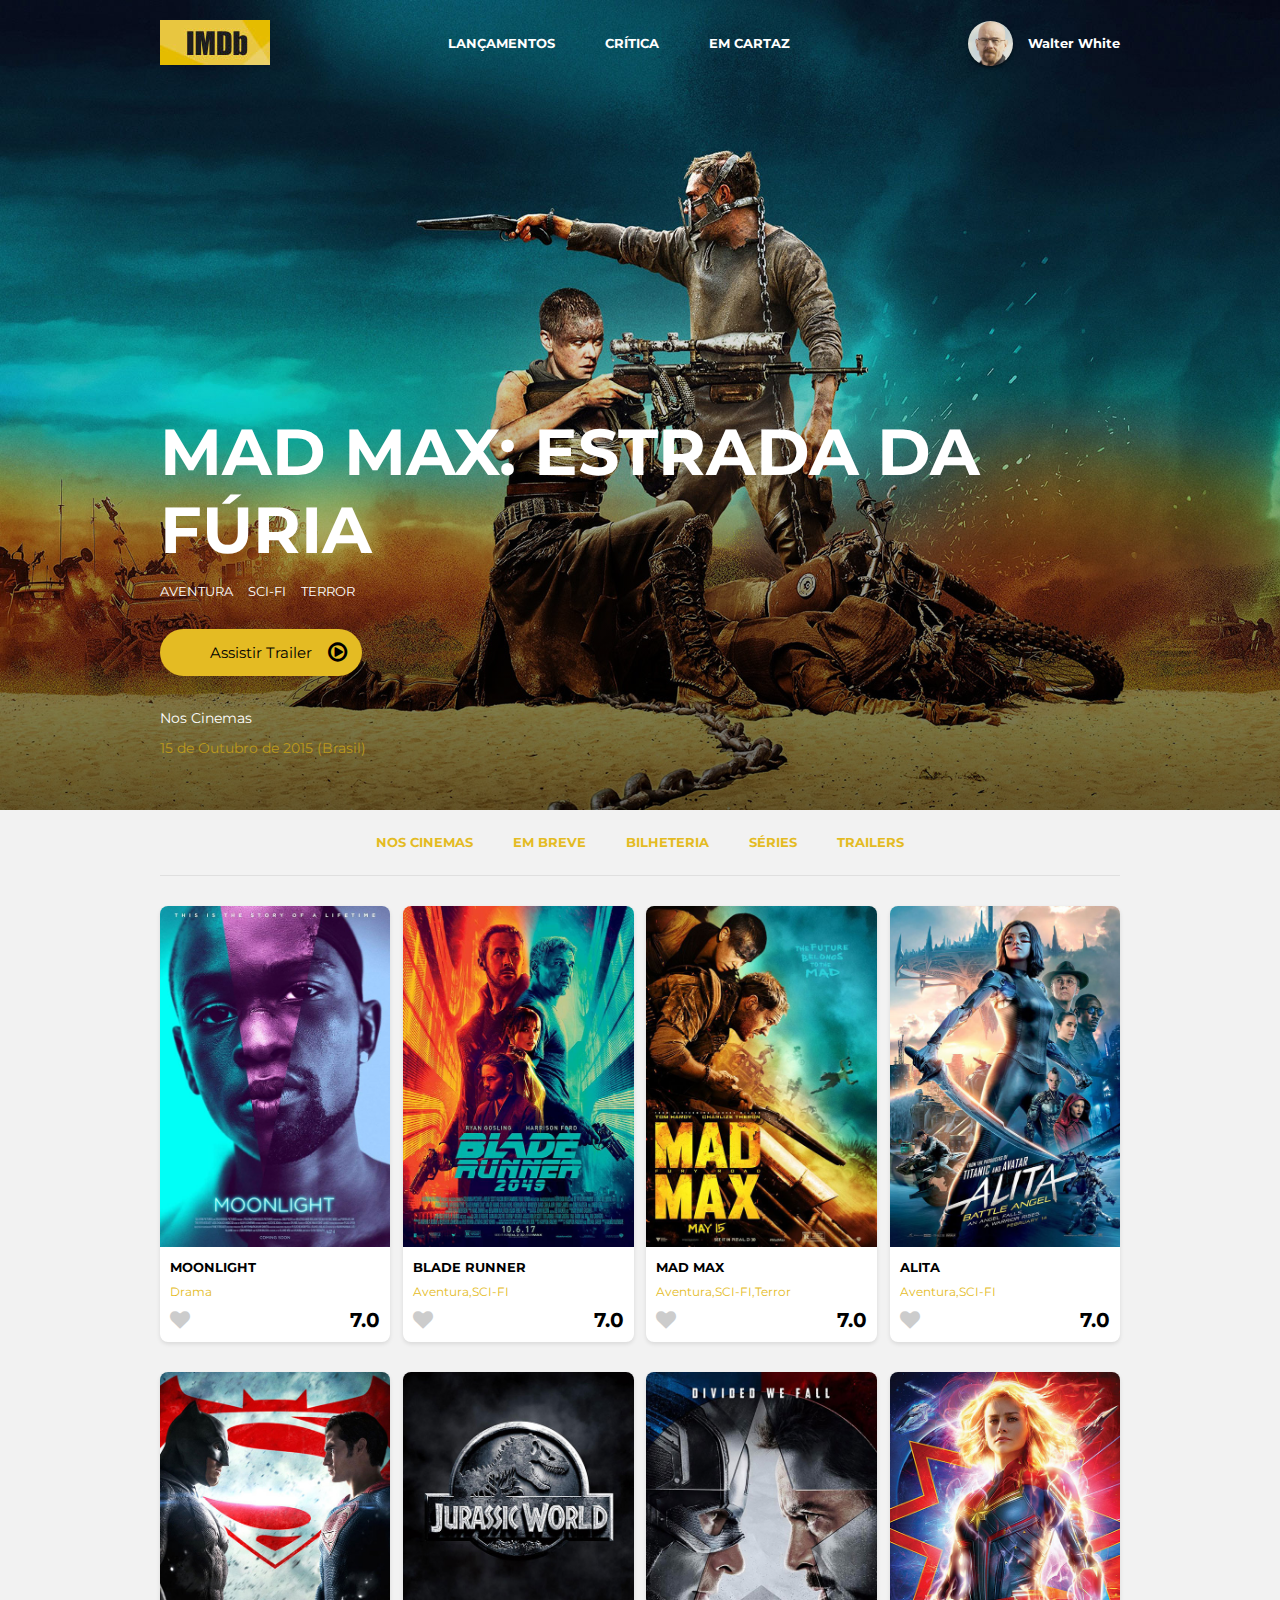
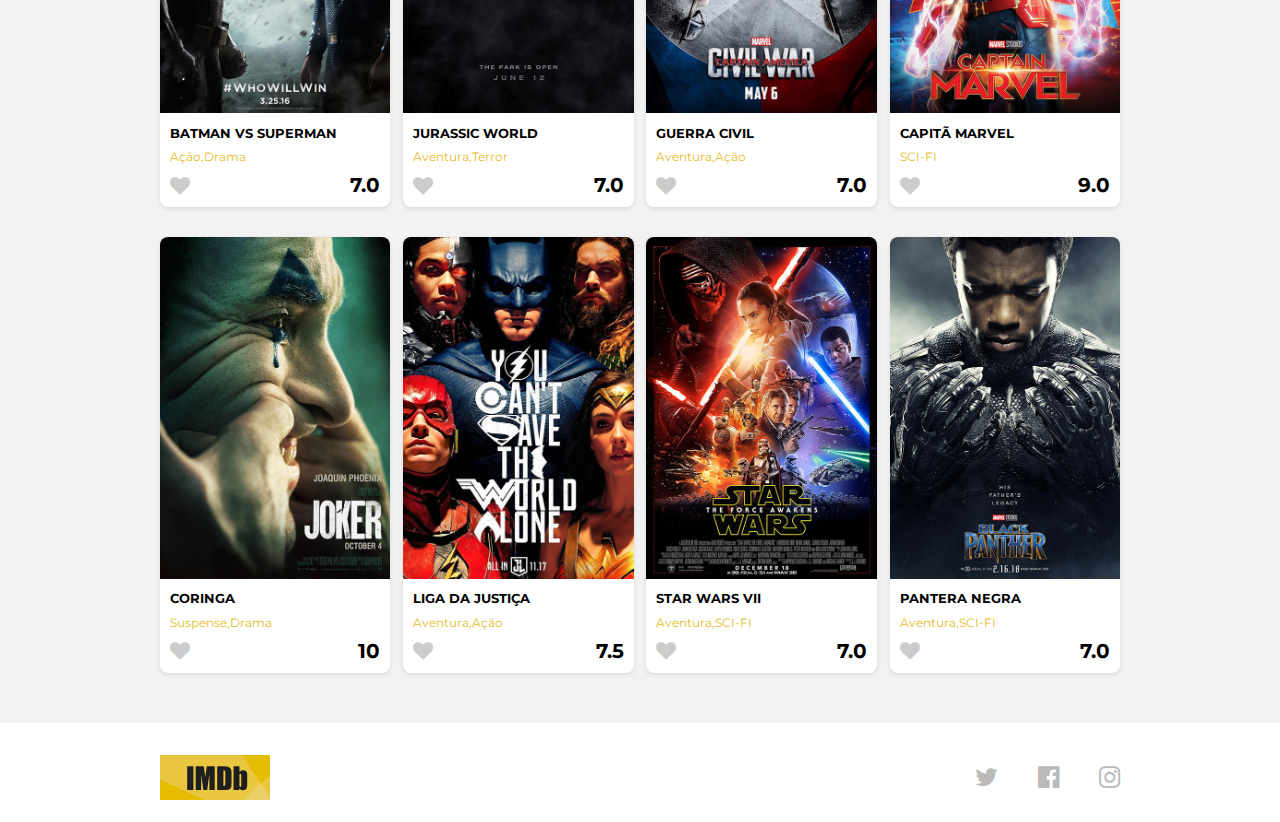
<file: Desafio 1-1/public/index.html>
<!DOCTYPE html>
<html class="no-js" lang="pt-br">
	<head>
		<meta charset="utf-8" />
		<meta http-equiv="x-ua-compatible" content="ie=edge" />
		<title>IMDB - CodeNation Filmes</title>
		<meta name="description" content="" />
		<link rel="shortcut icon" type="image/png" href="/favicon.png" />
		<meta name="viewport" content="width=device-width, initial-scale=1" />

		<link rel="stylesheet" href="css/normalize.css" />
		<link rel="stylesheet" href="css/main.css" />
	</head>
	<body>
		<header class="hero">
			<nav class="hero-menu">
				<div class="container">
					<a href="#" class="hero-logo">
						<img src="img/logo-imdb.jpg" alt="Logo IMDB">
					</a>
					<ul class="hero-lista">
						<li class="hero-lista-item">
							<a href="#">Lançamentos</a>
						</li>
						<li class="hero-lista-item">
							<a href="#">Crítica</a>
						</li>
						<li class="hero-lista-item">
							<a href="#">Em Cartaz</a>
						</li>
					</ul>
					<div class="hero-usuario">
						<div class="hero-usuario-foto">
							<img src="img/walter-white.jpg" alt="Walter White">
						</div>
						<div class="hero-usuario-nome">
							Walter White
						</div>
					</div>
				</div>
			</nav>
			<div class="hero-conteudo">
				<div class="container">
					<h2 class="hero-titulo">Mad Max: Estrada da Fúria</h2>
					<p class="hero-genero">
						<a href="#" class="hero-genero-item">Aventura</a>
						<a href="#" class="hero-genero-item">SCI-FI</a>
						<a href="#" class="hero-genero-item">Terror</a>
					</p>
					<a href="#" class="hero-botao">
						Assistir Trailer
						<i class="fa fa-play-circle-o">	
						</i>
					</a>
					<div class="hero-informacao">
						<p>Nos Cinemas</p>
						<p>15 de Outubro de 2015 (Brasil)</p>
					</div>
				</div>
			</div>
		</header>
		<section class="catalogo"> 
			<nav class="catalogo-menu">
				<div class="container">
					<ul class="catalogo-menu-lista">
						<li class="catalogo-menu-lista-item">
							<a href="#">Nos Cinemas</a>
						</li>
						<li class="catalogo-menu-lista-item">
							<a href="#">Em Breve</a>
						</li>
						<li class="catalogo-menu-lista-item">
							<a href="#">Bilheteria</a>
						</li>
						<li class="catalogo-menu-lista-item">
							<a href="#">Séries</a>
						</li>
						<li class="catalogo-menu-lista-item">
							<a href="#">Trailers</a>
						</li>
					</ul>
				</div>
			</nav>
			<div class="container">
				<ul class="catalogo-filmes-lista">
					<li class="catalogo-filmes-lista-item">
						<figure class="filme-poster">
							<img src="img/poster-moonlight.jpg" alt>
							<div class="filme-poster-info">
								<h3>Moonlight</h3>
								<a href="#" class="filme-poster-link">
									<i class="fa fa-play" aria-hidden="true"></i>
								</a>
							</div>
						</figure>
						<div class="filme-sinopse">
							<h3 class="filme-sinopse-titulo">Moonlight</h3>
							<p class="sinopse-genero">
								<a href="#" class="sinopse-genero-item">Drama</a>
							</p>
							<p class="filme-nota">
								<i class="fa fa-heart" aria-hidden="true">
								</i>
								7.0
							</p>
						</div>
					</li>
					<li class="catalogo-filmes-lista-item">
						<figure class="filme-poster">
							<img src="img/poster-bladerunner.jpg" alt>
							<div class="filme-poster-info">
								<h3>Blade Runner</h3>
								<a href="#" class="filme-poster-link">
									<i class="fa fa-play" aria-hidden="true"></i>
								</a>
							</div>
						</figure>
						<div class="filme-sinopse">
							<h3 class="filme-sinopse-titulo">Blade Runner</h3>
							<p class="sinopse-genero">
								<a href="#" class="sinopse-genero-item">Aventura, </a>
								<a href="#" class="sinopse-genero-item">SCI-FI </a>
							</p>
							<p class="filme-nota">
								<i class="fa fa-heart" aria-hidden="true">
								</i>
								7.0
							</p>
						</div>
					</li>
					<li class="catalogo-filmes-lista-item">
						<figure class="filme-poster">
							<img src="img/poster-mad-max.jpg" alt>
							<div class="filme-poster-info">
								<h3>Mad Max</h3>
								<a href="#" class="filme-poster-link">
									<i class="fa fa-play" aria-hidden="true"></i>
								</a>
							</div>
						</figure>
						<div class="filme-sinopse">
							<h3 class="filme-sinopse-titulo">Mad Max</h3>
							<p class="sinopse-genero">
								<a href="#" class="sinopse-genero-item">Aventura,</a>
								<a href="#" class="sinopse-genero-item">SCI-FI,</a>
								<a href="#" class="sinopse-genero-item">Terror</a>
							</p>
							<p class="filme-nota">
								<i class="fa fa-heart" aria-hidden="true">
								</i>
								7.0
							</p>
						</div>
					</li>
					<li class="catalogo-filmes-lista-item">
						<figure class="filme-poster">
							<img src="img/poster-alita.jpg" alt>
							<div class="filme-poster-info">
								<h3>Alita</h3>
								<a href="#" class="filme-poster-link">
									<i class="fa fa-play" aria-hidden="true"></i>
								</a>
							</div>
						</figure>
						<div class="filme-sinopse">
							<h3 class="filme-sinopse-titulo">Alita</h3>
							<p class="sinopse-genero">
								<a href="#" class="sinopse-genero-item">Aventura,</a>
								<a href="#" class="sinopse-genero-item">SCI-FI</a>
							</p>
							<p class="filme-nota">
								<i class="fa fa-heart" aria-hidden="true">
								</i>
								7.0
							</p>
						</div>
					</li>
					<li class="catalogo-filmes-lista-item">
						<figure class="filme-poster">
							<img src="img/poster-batman-superman.jpg" alt>
							<div class="filme-poster-info">
								<h3>Batman vs Superman</h3>
								<a href="#" class="filme-poster-link">
									<i class="fa fa-play" aria-hidden="true"></i>
								</a>
							</div>
						</figure>
						<div class="filme-sinopse">
							<h3 class="filme-sinopse-titulo">Batman vs Superman</h3>
							<p class="sinopse-genero">
								<a href="#" class="sinopse-genero-item">Ação,</a>
								<a href="#" class="sinopse-genero-item">Drama</a>
							</p>
							<p class="filme-nota">
								<i class="fa fa-heart" aria-hidden="true">
								</i>
								7.0
							</p>
						</div>
					</li>
					<li class="catalogo-filmes-lista-item">
						<figure class="filme-poster">
							<img src="img/poster-jurassic-world.jpg" alt>
							<div class="filme-poster-info">
								<h3>Jurassic World</h3>
								<a href="#" class="filme-poster-link">
									<i class="fa fa-play" aria-hidden="true"></i>
								</a>
							</div>
						</figure>
						<div class="filme-sinopse">
							<h3 class="filme-sinopse-titulo">Jurassic World</h3>
							<p class="sinopse-genero">
								<a href="#" class="sinopse-genero-item">Aventura,</a>
								<a href="#" class="sinopse-genero-item">Terror</a>
							</p>
							<p class="filme-nota">
								<i class="fa fa-heart" aria-hidden="true">
								</i>
								7.0
							</p>
						</div>
					</li>
					<li class="catalogo-filmes-lista-item">
						<figure class="filme-poster">
							<img src="img/poster-guerra-civil.jpg" alt>
							<div class="filme-poster-info">
								<h3>Guerra Civil</h3>
								<a href="#" class="filme-poster-link">
									<i class="fa fa-play" aria-hidden="true"></i>
								</a>
							</div>
						</figure>
						<div class="filme-sinopse">
							<h3 class="filme-sinopse-titulo">Guerra Civil</h3>
							<p class="sinopse-genero">
								<a href="#" class="sinopse-genero-item">Aventura,</a>
								<a href="#" class="sinopse-genero-item">Ação</a>
							</p>
							<p class="filme-nota">
								<i class="fa fa-heart" aria-hidden="true">
								</i>
								7.0
							</p>
						</div>
					</li>
					<li class="catalogo-filmes-lista-item">
						<figure class="filme-poster">
							<img src="img/poster-capita-marvel.jpg" alt>
							<div class="filme-poster-info">
								<h3>Capitã Marvel</h3>
								<a href="#" class="filme-poster-link">
									<i class="fa fa-play" aria-hidden="true"></i>
								</a>
							</div>
						</figure>
						<div class="filme-sinopse">
							<h3 class="filme-sinopse-titulo">Capitã Marvel</h3>
							<p class="sinopse-genero">
								<a href="#" class="sinopse-genero-item">SCI-FI</a>
							</p>
							<p class="filme-nota">
								<i class="fa fa-heart" aria-hidden="true">
								</i>
								9.0
							</p>
						</div>
					</li>
					<li class="catalogo-filmes-lista-item">
						<figure class="filme-poster">
							<img src="img/poster-coringa.jpg" alt>
							<div class="filme-poster-info">
								<h3>Coringa</h3>
								<a href="#" class="filme-poster-link">
									<i class="fa fa-play" aria-hidden="true"></i>
								</a>
							</div>
						</figure>
						<div class="filme-sinopse">
							<h3 class="filme-sinopse-titulo">Coringa</h3>
							<p class="sinopse-genero">
								<a href="#" class="sinopse-genero-item">Suspense,</a>
								<a href="#" class="sinopse-genero-item">Drama</a>
							</p>
							<p class="filme-nota">
								<i class="fa fa-heart" aria-hidden="true">
								</i>
								10
							</p>
						</div>
					</li>
					<li class="catalogo-filmes-lista-item">
						<figure class="filme-poster">
							<img src="img/poster-liga-justica.jpg" alt>
							<div class="filme-poster-info">
								<h3>Liga Da Justiça</h3>
								<a href="#" class="filme-poster-link">
									<i class="fa fa-play" aria-hidden="true"></i>
								</a>
							</div>
						</figure>
						<div class="filme-sinopse">
							<h3 class="filme-sinopse-titulo">Liga da Justiça</h3>
							<p class="sinopse-genero">
								<a href="#" class="sinopse-genero-item">Aventura,</a>
								<a href="#" class="sinopse-genero-item">Ação</a>
							</p>
							<p class="filme-nota">
								<i class="fa fa-heart" aria-hidden="true">
								</i>
								7.5
							</p>
						</div>
					</li>
					<li class="catalogo-filmes-lista-item">
						<figure class="filme-poster">
							<img src="img/poster-star-wars.jpg" alt>
							<div class="filme-poster-info">
								<h3>Star Wars VII</h3>
								<a href="#" class="filme-poster-link">
									<i class="fa fa-play" aria-hidden="true"></i>
								</a>
							</div>
						</figure>
						<div class="filme-sinopse">
							<h3 class="filme-sinopse-titulo">Star Wars VII</h3>
							<p class="sinopse-genero">
								<a href="#" class="sinopse-genero-item">Aventura,</a>
								<a href="#" class="sinopse-genero-item">SCI-FI</a>
							</p>
							<p class="filme-nota">
								<i class="fa fa-heart" aria-hidden="true">
								</i>
								7.0
							</p>
						</div>
					</li>
					<li class="catalogo-filmes-lista-item">
						<figure class="filme-poster">
							<img src="img/poster-pantera-negra.jpg" alt>
							<div class="filme-poster-info">
								<h3>Pantera Negra</h3>
								<a href="#" class="filme-poster-link">
									<i class="fa fa-play" aria-hidden="true"></i>
								</a>
							</div>
						</figure>
						<div class="filme-sinopse">
							<h3 class="filme-sinopse-titulo">Pantera Negra</h3>
							<p class="sinopse-genero">
								<a href="#" class="sinopse-genero-item">Aventura,</a>
								<a href="#" class="sinopse-genero-item">SCI-FI</a>
							</p>
							<p class="filme-nota">
								<i class="fa fa-heart" aria-hidden="true">
								</i>
								7.0
							</p>
						</div>
					</li>
				</ul>
			</div>
		</section class="rodape">
		<footer class="rodape">
			<div class="container">
				<img class="rodape-imagem" src="img/logo-imdb.jpg" alt>
				<ul class="rodape-lista">
					<li class="rodape-lista-item icone-twitter">
						<a href="#">
							<i class="fa fa-twitter" aria-hidden="true"></i>
						</a>
					</li>
					<li class="rodape-lista-item icone-facebook">
						<a href="#">
							<i class="fa fa-facebook-official" aria-hidden="true"></i>
						</a>
					</li>
					<li class="rodape-lista-item icone-instagram">
						<a href="#">
							<i class="fa fa-instagram" aria-hidden="true"></i>
						</a>
					</li>
				</ul>
			</div>
		</footer>
	</body>
</html>
</file>
<file: Desafio 1-1/public/css/main.css>
@import url(https://maxcdn.bootstrapcdn.com/font-awesome/4.6.3/css/font-awesome.min.css);
@import url(https://fonts.googleapis.com/css?family=Montserrat:400,700);

* {
	box-sizing: border-box;
}

body {
	font-size: 10px;
	font-family: "Montserrat", sans-serif;
}

.container {
	margin: 0 auto;
	position: relative;
	width: 960px;
}

.hero {
	background-attachment: fixed;
	background-image: url(../img/capa-madmax2.jpg);
	background-repeat: no-repeat;
	background-size: cover;
	display: flex;
	flex-direction: column;
	height: 90vh;
	justify-content: space-between;
	padding: 20px;
	position: relative;
	width: 100%;
}
.hero:after {
	background: linear-gradient(
		0deg,
		rgba(0, 0, 0, 0.6) 0%,
		rgba(0, 212, 255, 0) 75%
	);
	content: "";
	height: 100%;
	left: 0;
	position: absolute;
	top: 0;
	width: 100%;
}

.hero-menu {
	z-index: 2;	
	display: flex;
}

.hero-menu .container {
	align-items: center;
	display: flex;
	justify-content: space-between;
}

.hero-logo {
	display: inline-block;
}

.hero-lista {
	display: flex;
	list-style: none;
	margin: 0;
	padding: 0;
}

.hero-lista-item {
	margin: 0 25px;
}

.hero-lista-item a, .catalogo-menu-lista-item a{
	color: #fff;
	font-size: 1.3em;
	font-weight: bold;
	text-decoration: none;
	text-transform: uppercase;
	transition: all 0.2s ease-in-out;
}

.hero-lista-item a:hover {
	color: #e4bb23;
}

.hero-usuario {
	display: flex;
	justify-content: flex-start;
	align-items: center;
}

.hero-usuario-foto {
	border-radius: 100%;
	box-shadow: 0 2px 3px rgba(0, 0, 0, 0.5);
	height: 45px;
	margin-right: 15px;
	overflow: hidden;
	width: 45px;
}

.hero-usuario-nome {
	color: #fff;
	font-size: 1.3em;
	font-weight: bold;
}

.hero-usuario-foto img {
	width: 100%;
	height: auto;
}

.hero-conteudo {
	width: 100%;
}

.hero-conteudo .container {
	position: relative;
	z-index: 2;
}

.hero-titulo {
	color: #fff;
	font-size: 6.5em;
	font-weight: bold;
	line-height: 1.2em;
	margin: 0;
	text-transform: uppercase;
}

.hero-genero {
	display: flex;
	margin: 15px 0 30px;
	font-size: 13px;
}

.hero-genero-item {
	color: #fff;
	text-decoration: none;
	margin-right: 15px;
	text-transform: uppercase;
	transition: all 0.2s ease-in-out;
}

.hero-genero-item:hover {
	color: #e4bb23;
}

.hero-botao {
	display: inline-block;
	padding: 15px 50px;
	color: #000;
	font-size: 1.5em;
	text-decoration: none;
	background-color: #e4bb23;
	border-radius: 40px;
	position: relative;
	transition: all 0.2s ease-in-out;
}

.hero-botao:hover {
	background-color: #bc9a1d;
}

.hero-botao i {
	font-size: 1.5em;
	position: absolute;
	right: 15px;
	top: 12px;
}

.hero-informacao {
	padding: 20px 0;
	font-size: 1.4em;
	color: #fff;
}

.hero-informacao p:last-child {
	color: #bc9a1d;
}

.catalogo{
	background-color: #f2f2f2;
	width: 100%;
}
.catalogo-menu {
	width:100%;
}
.catalogo-menu-lista {
	align-items: center;
	border-bottom: 1px solid rgba(0,0,0, 0.08);
	display: flex;
	justify-content: center;
	list-style: none;
	margin: 0 auto;
	padding: 0 20px;
}
.catalogo-menu-lista-item {
	margin: 0 20px;
}

.catalogo-menu-lista-item a {
	color: #e4bb23;
	display: inline-block;
	padding: 25px 0;
}
.catalogo-menu-lista-item a:hover {
	box-shadow: inset 0 -1px 0 #e4bb23;
}

.catalogo-filmes-lista {
	align-items: flex-start;
	display: flex;
	flex-direction: row;
	flex-wrap: wrap;
	justify-content: space-between;
	padding: 20px 0;
	width: 100%;
}

.catalogo-filmes-lista-item {
	background-color: #fff;
	border-radius: 8px;
	box-shadow: 0 2px 4px rgba(0, 0, 0, 0.1);
	display: flex;
	flex-direction: column;
	margin-bottom: 30px;
	overflow: hidden;
	width: 24%;
}

.filme-poster {
	margin: 0;
	width: 100%;
	height: auto;
	overflow: hidden;
	position: relative;
}

.filme-poster img{
	width: 100%;
	height: auto;
}

.filme-poster-info {
	align-items: center;
	background-color: rgba(0, 0, 0, 0.5);
	display: flex;
	flex-direction: column;
	height: 100%;
	justify-content: center;
	left: 0;
	opacity: 0;
	padding: 80px 20px;
	position: absolute;
	text-align: center;
	top: 0;
	transition: all 0.2s ease-in-out;
	visibility: hidden;
	width: 100%;
	z-index: 1;
}

.catalogo-filmes-lista-item:hover .filme-poster-info {
	opacity: 1;
	visibility: visible;
}

.filme-poster-info h3 {
	color: #e4bb23;
	font-size: 2em;
	line-height: 1em;
	text-transform: uppercase;
}

.filme-poster-link {
	color: #fff;
	font-size: 5em;
	transition: all 0.2s ease-in-out;
}

.filme-poster-link:hover {
	color: #e4bb23;
}

.filme-sinopse {
	padding: 10px;
	width: 100%;
}
.filme-sinopse-titulo {
	font-size: 1.3em;
	font-weight: bold;
	margin: 0;
	text-transform: uppercase;
}

.sinopse-genero {
	margin: 10px 0;
	display: flex;
}

.sinopse-genero-item {
	text-decoration: none;
	font-size: 1.2em;
	color: #e4bb23;
}
.sinopse-genero-item:hover {
	text-decoration: underline;
}
.filme-nota {
	margin: 0;
	align-items: center;
	display: flex;
	font-size: 2em;
	font-weight: bold;
	justify-content: space-between;
}

.filme-nota i {
	color: #ccc;
	cursor: pointer;
}

.filme-nota i:hover {
	color: #e74c3c;
}

.rodape {
	background-color: #fff;
	color: #bababa;
	padding: 20px 0;
	text-align: center;
	width: 100%;
}

.rodape .container {
	display: flex;
	justify-content: space-between;
	align-items: center;
}

.rodape-lista {
	padding: 0;
	list-style: none;
	display: flex;
}

.rodape-lista-item {
	margin: 0 20px;
}

.rodape-lista-item:last-child {
	margin-right: 0;
}

.rodape-lista-item a {
	font-size: 2.5em;
	color: #bababa;
	text-decoration: none;
	transition: all 0.2s ease-in-out;
}

.icone-twitter a:hover {
	color: #55acee;
}

.icone-facebook a:hover {
	color: #3b5998;
}

.icone-instagram a:hover {
	color: #e95950;
}
</file>
